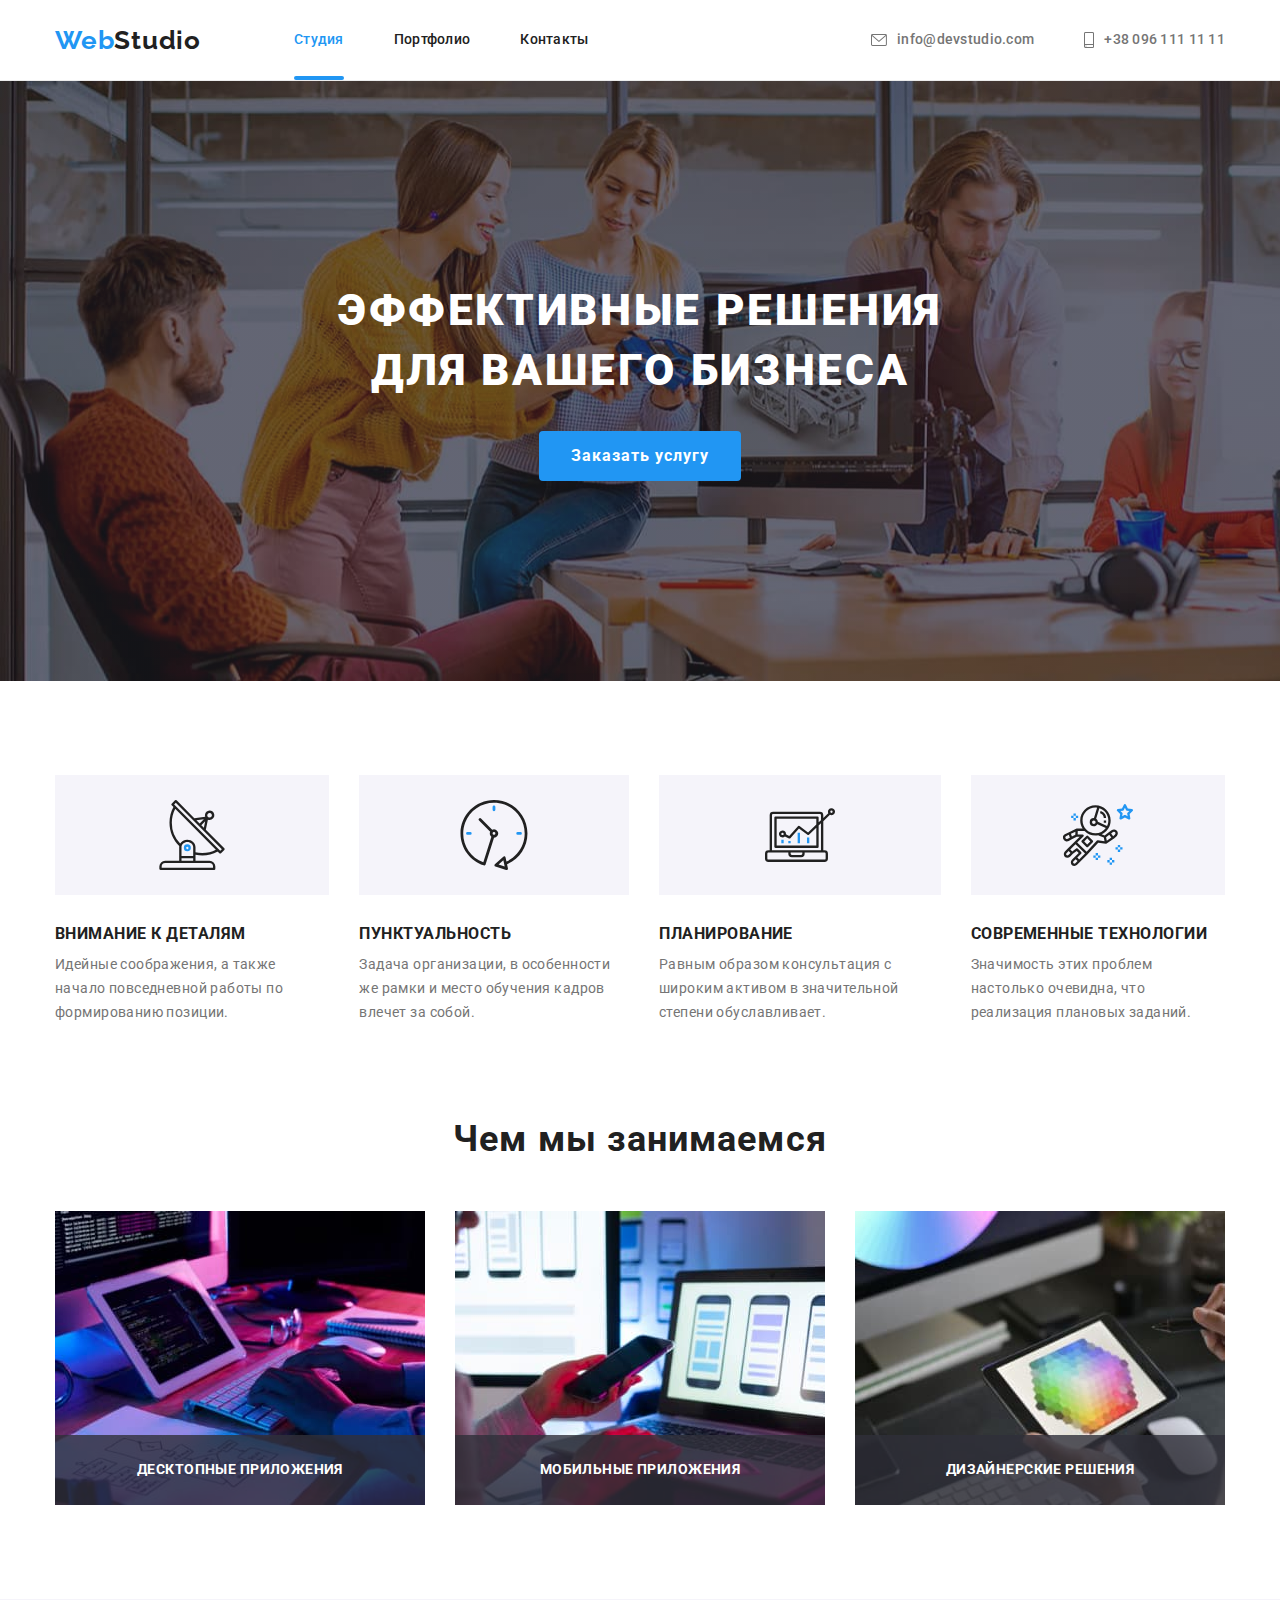
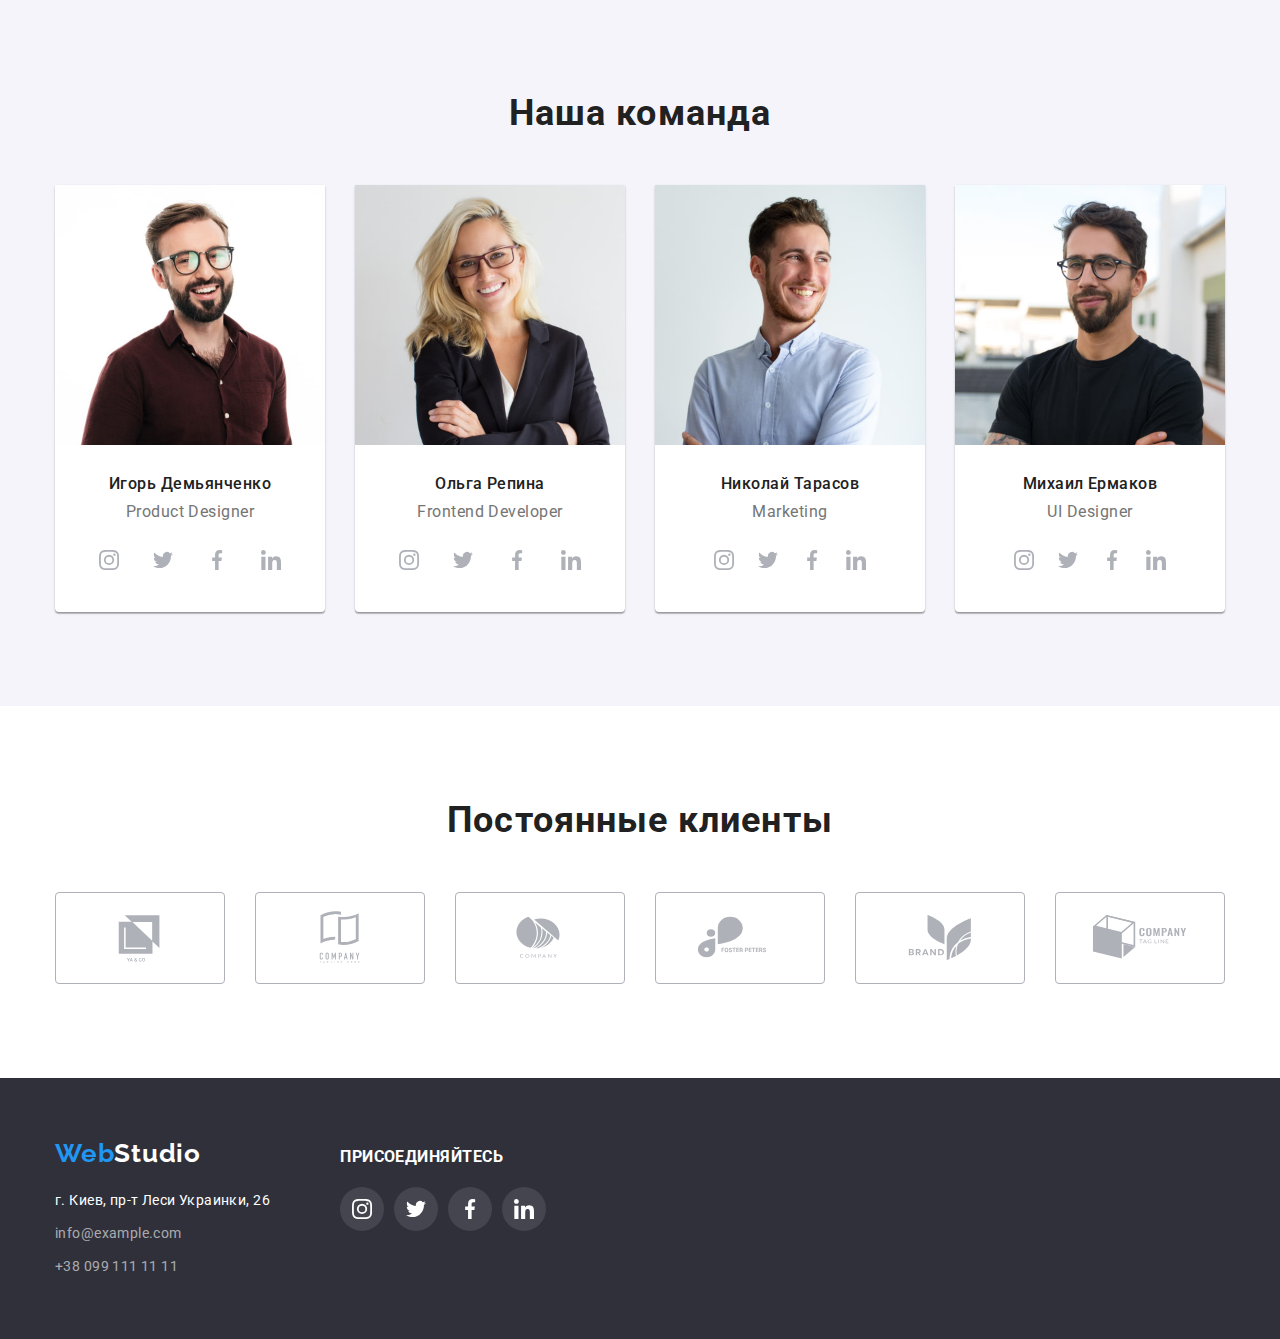
<file: index.html>
<!DOCTYPE html>
<html lang="ru">
  <head>
    <meta charset="UTF-8" />
    <meta http-equiv="X-UA-Compatible" content="IE=edge" />
    <meta name="viewport" content="width=device-width, initial-scale=1.0" />
    <title>WebStudio</title>
    <link rel="preconnect" href="https://fonts.googleapis.com" />
    <link rel="preconnect" href="https://fonts.gstatic.com" crossorigin />
    <link
      href="https://fonts.googleapis.com/css2?family=Raleway:wght@700&family=Roboto:wght@400;500;700;900&display=swap"
      rel="stylesheet"
    />
    <link
      rel="stylesheet"
      href="https://cdnjs.cloudflare.com/ajax/libs/modern-normalize/1.1.0/modern-normalize.min.css"
    />
    <link rel="stylesheet" href="./css/styles.css" />
  </head>
  <body>
    <header class="header">
      <div class="container main">
        <a href="" class="logo link"
          >Web<span class="header-logo">Studio</span></a
        >
        <nav class="header-navigation">
          <ul class="header-list list">
            <li class="header-item">
              <a href="./index.html" class="header-link link current">Студия</a>
            </li>
            <li class="header-item">
              <a href="./portfolio.html" class="header-link link">Портфолио</a>
            </li>
            <li class="header-item">
              <a href="" class="header-link link">Контакты</a>
            </li>
          </ul>
        </nav>
        <ul class="contact list">
          <li class="contact-item">
            <a href="mailto:info@devstudio.com" class="header-mail link"
              ><svg class="header-icon" width="16" height="12">
                  <use href="./images/icons.svg#icon-envelope">
                </svg>
                info@devstudio.com</a>
          </li>
          <li class="contact-item">
            <a href="tel:+380961111111" class="header-tel link"
              ><svg class="header-icon" width="10" height="16">
                  <use href="./images/icons.svg#icon-smartphone">
                </svg>
                +38 096 111 11 11</a>
          </li>
        </ul>
      </div>
    </header>
    <main>
      <section class="hero section">
        <div class="container">
          <h1 class="hero-text">Эффективные решения для вашего бизнеса</h1>
          <button type="button" class="hero-btn" data-modal-open>Заказать услугу</button>

        </div>
      </section>
      <section class="making section">
        <div class="container">
          <h2 class="visualy-hidden">Преимущества</h2>
          <ul class="making-list list">
            <li class="making-item">
              <div class="making-item-background">
                <svg class="making-icon" width="70" height="70">
                  <use href="./images/icons.svg#icon-antenna">
                </svg>
              </div>
              <h3 class="making-item-top">Внимание к деталям</h3>
              <p class="making-item-bottom">
                Идейные соображения, а также начало повседневной работы по
                формированию позиции.
              </p>
            </li>
            <li class="making-item">
              <div class="making-item-background">
                <svg class="making-icon" width="70" height="70">
                  <use href="./images/icons.svg#icon-clock">
                </svg>
              </div>
              <h3 class="making-item-top">Пунктуальность</h3>
              <p class="making-item-bottom">
                Задача организации, в особенности же рамки и место обучения
                кадров влечет за собой.
              </p>
            </li>
            <li class="making-item">
              <div class="making-item-background">
                <svg class="making-icon" width="70" height="70">
                  <use href="./images/icons.svg#icon-diagram">
                </svg>
              </div>
              <h3 class="making-item-top">Планирование</h3>
              <p class="making-item-bottom">
                Равным образом консультация с широким активом в значительной
                степени обуславливает.
              </p>
            </li>
            <li class="making-item">
              <div class="making-item-background">
                <svg class="making-icon" width="70" height="70">
                  <use href="./images/icons.svg#icon-astronaut">
                </svg>
              </div>
              <h3 class="making-item-top">Современные технологии</h3>
              <p class="making-item-bottom">
                Значимость этих проблем настолько очевидна, что реализация
                плановых заданий.
              </p>
            </li>
          </ul>
        </div>
      </section>
      <section class="skills section">
        <div class="container">
          <h2 class="skills-text">Чем мы занимаемся</h2>
          <ul class="skills-list list">
            <li class="skills-item">
              <div class="skills-example">
                <img
                  src="./images/img1.jpg"
                  alt="Десктопное приложение"
                  width="370"
                />
                <h3 class="skills-example-text">Десктопные приложения</h3>
             </div>
            </li>
            <li class="skills-item">
              <div class="skills-example">
                <img
                  src="./images/img2.jpg"
                  alt="Мобильное приложение"
                  width="370"
                />
                <h3 class="skills-example-text">Мобильные приложения</h3>
              </div>
            </li>
            <li class="skills-item">
              <div class="skills-example">
              <img
                src="./images/img3.jpg"
                alt="Дизайнерские задачи"
                width="370"
              />
                <h3 class="skills-example-text">Дизайнерские решения</h3>
              </div>
            </li>
          </ul>
        </div>
      </section>
      <section class="staff section">
        <div class="container">
          <h2 class="staff-text">Наша команда</h2>
          <ul class="staff-list list">
            <li class="staff-item">
              <img
                src="./images/img4.jpg"
                alt="Первый член команды"
                width="270"
              />
              <div class="staff-padding">
                <h3 class="staff-name">Игорь Демьянченко</h3>
                <p class="staff-position">Product Designer</p>
                <ul class="staff-soc-list list">
                  <li class="staff-soc-item">
                    <a href="" class="staff-soc-link">
                      <svg class="staff-soc-icon" width="20" height="20">
                        <use href="./images/icons.svg#icon-instagram">
                      </svg>
                    </a>
                  </li>
                  <li class="staff-soc-item">
                    <a href="" class="staff-soc-link">
                      <svg class="staff-soc-icon" width="20" height="20">
                        <use href="./images/icons.svg#icon-twitter">
                      </svg>
                    </a>
                  </li>
                  <li class="staff-soc-item">
                    <a href="" class="staff-soc-link">
                      <svg class="staff-soc-icon" width="20" height="20">
                        <use href="./images/icons.svg#icon-facebook">
                      </svg>
                    </a>
                  </li>
                  <li class="staff-soc-item">
                    <a href="" class="staff-soc-link">
                      <svg class="staff-soc-icon" width="20" height="20">
                        <use href="./images/icons.svg#icon-linkedin">
                      </svg>
                    </a>
                  </li>
                </ul>
              </div>
            </li>
            <li class="staff-item">
              <img
                src="./images/img5.jpg"
                alt="Второй член команды"
                width="270"
              />
              <div class="staff-padding">
                <h3 class="staff-name">Ольга Репина</h3>
                <p class="staff-position">Frontend Developer</p>
                <ul class="staff-soc-list list">
                  <li class="staff-soc-item">
                    <a href="" class="staff-soc-link">
                      <svg class="staff-soc-icon" width="20" height="20">
                        <use href="./images/icons.svg#icon-instagram">
                      </svg>
                    </a>
                  </li>
                  <li class="staff-soc-item">
                    <a href="" class="staff-soc-link">
                      <svg class="staff-soc-icon" width="20" height="20">
                        <use href="./images/icons.svg#icon-twitter">
                      </svg>
                    </a>
                  </li>
                  <li class="staff-soc-item">
                    <a href="" class="staff-soc-link">
                      <svg class="staff-soc-icon" width="20" height="20">
                        <use href="./images/icons.svg#icon-facebook">
                      </svg>
                    </a>
                  </li>
                  <li class="staff-soc-item">
                    <a href="" class="staff-soc-link">
                      <svg class="staff-soc-icon" width="20" height="20">
                        <use href="./images/icons.svg#icon-linkedin">
                      </svg>
                    </a>
                  </li>
                </ul>
              </div>
            </li>
            <li class="staff-item">
              <img
                src="./images/img6.jpg"
                alt="Третий член команды"
                width="270"
              />
              <div class="staff-padding">
                <h3 class="staff-name">Николай Тарасов</h3>
                <p class="staff-position">Marketing</p>
                <ul class="staff-soc-list list">
                  <li class="staf-soc-item">
                    <a href="" class="staff-soc-link">
                      <svg class="staff-soc-icon" width="20" height="20">
                        <use href="./images/icons.svg#icon-instagram">
                      </svg>
                    </a>
                  </li>
                  <li class="staf-soc-item">
                    <a href="" class="staff-soc-link">
                      <svg class="staff-soc-icon" width="20" height="20">
                        <use href="./images/icons.svg#icon-twitter">
                      </svg>
                    </a>
                  </li>
                  <li class="staf-soc-item">
                    <a href="" class="staff-soc-link">
                      <svg class="staff-soc-icon" width="20" height="20">
                        <use href="./images/icons.svg#icon-facebook">
                      </svg>
                    </a>
                  </li>
                  <li class="staf-soc-item">
                    <a href="" class="staff-soc-link">
                      <svg class="staff-soc-icon" width="20" height="20">
                        <use href="./images/icons.svg#icon-linkedin">
                      </svg>
                    </a>
                  </li>
                </ul>
              </div>
            </li>
            <li class="staff-item">
              <img
                src="./images/img7.jpg"
                alt="Четвертый член команды"
                width="270"
              />
              <div class="staff-padding">
                <h3 class="staff-name">Михаил Ермаков</h3>
                <p class="staff-position">UI Designer</p>
                <ul class="staff-soc-list list">
                  <li class="staf-soc-item">
                    <a href="" class="staff-soc-link">
                      <svg class="staff-soc-icon" width="20" height="20">
                        <use href="./images/icons.svg#icon-instagram">
                      </svg>
                    </a>
                  </li>
                  <li class="staf-soc-item">
                    <a href="" class="staff-soc-link">
                      <svg class="staff-soc-icon" width="20" height="20">
                        <use href="./images/icons.svg#icon-twitter">
                      </svg>
                    </a>
                  </li>
                  <li class="staf-soc-item">
                    <a href="" class="staff-soc-link">
                      <svg class="staff-soc-icon" width="20" height="20">
                        <use href="./images/icons.svg#icon-facebook">
                      </svg>
                    </a>
                  </li>
                  <li class="staf-soc-item">
                    <a href="" class="staff-soc-link">
                      <svg class="staff-soc-icon" width="20" height="20">
                        <use href="./images/icons.svg#icon-linkedin">
                      </svg>
                    </a>
                  </li>
                </ul>
              </div>
            </li>
          </ul>
        </div>
      </section>
      <section class="clients section">
        <h2 class="clients-text">Постоянные клиенты</h2>
          <ul class="clients-list list">
            <li class="clients-item">
              <a href="" class="client-link">
                <svg class="client-icon" width="106" height="60">
                  <use href="./images/icons.svg#icon-Logo">
                </svg>
              </a>
            </li>
            <li class="clients-item">
              <a href="" class="client-link">
                <svg class="client-icon" width="106" height="60">
                  <use href="./images/icons.svg#icon-Logo2">
                </svg>
              </a>
            </li>
            <li class="clients-item">
              <a href="" class="client-link">
                <svg class="client-icon" width="106" height="60">
                  <use href="./images/icons.svg#icon-Logo3">
                </svg>
              </a>
            </li>
            <li class="clients-item">
              <a href="" class="client-link">
                <svg class="client-icon" width="106" height="60">
                  <use href="./images/icons.svg#icon-Logo4">
                </svg>
              </a>
            </li>
            <li class="clients-item">
              <a href="" class="client-link">
                <svg class="client-icon" width="106" height="60">
                  <use href="./images/icons.svg#icon-Logo5">
                </svg>
              </a>
            </li>
            <li class="clients-item">
              <a href="" class="client-link">
                <svg class="client-icon" width="106" height="60">
                  <use href="./images/icons.svg#icon-Logo6">
                </svg>
              </a>
            </li>
          </ul>
      </section>
    </main>
    <footer class="footer">
      <div class="container">
        <div class="footer-links">
          <a href="" class="logo link"
          >Web<span class="footer-logo">Studio</span></a
          >
          <address class="address">
          <ul class="address-list list">
            <li class="address-list-item">
              <a href="" class="address-street link"
                >г. Киев, пр-т Леси Украинки, 26</a
              >
            </li>
            <li class="address-list-item">
              <a href="mailto:info@devstudio.com" class="address-mail link"
                >info@example.com</a
              >
            </li>
            <li class="address-list-item">
              <a href="tel:+380961111111" class="address-tel link"
                >+38 099 111 11 11</a
              >
            </li>
          </ul>
          </address>
        </div>
        <div class="footer-social">
          <h3 class="footer-social-text">Присоединяйтесь</h3>
          <ul class="footer-soc-list list">
            <li class="footer-soc-item">
             <a href="" class="footer-soc-link">
               <svg class="footer-soc-icon" width="20" height="20">
                <use href="./images/icons.svg#icon-instagram">
               </svg>
             </a>
           </li>
           <li class="footer-soc-item">
             <a href="" class="footer-soc-link">
                <svg class="footer-soc-icon" width="20" height="20">
                  <use href="./images/icons.svg#icon-twitter">
               </svg>
             </a>
            </li>
           <li class="footer-soc-item">
              <a href="" class="footer-soc-link">
               <svg class="footer-soc-icon" width="20" height="20">
                 <use href="./images/icons.svg#icon-facebook">
               </svg>
             </a>
            </li>
            <li class="footer-soc-item">
             <a href="" class="footer-soc-link">
               <svg class="footer-soc-icon" width="20" height="20">
                  <use href="./images/icons.svg#icon-linkedin">
               </svg>
             </a>
            </li>
          </ul>
        </div>
      </div>
    </footer>
    <div class="backdrop is-hidden"data-modal>
    <div class="modal">
      <button type="button" class="modal-btn" data-modal-close>
        <svg class="modal-icon" width="11" height="11">
          <use href="./images/icons.svg#icon-vector">
        </svg>
      </button>
    </div>
  </div>
  <script src="./js/modal.js"></script>
  </body>
</html>
</file>
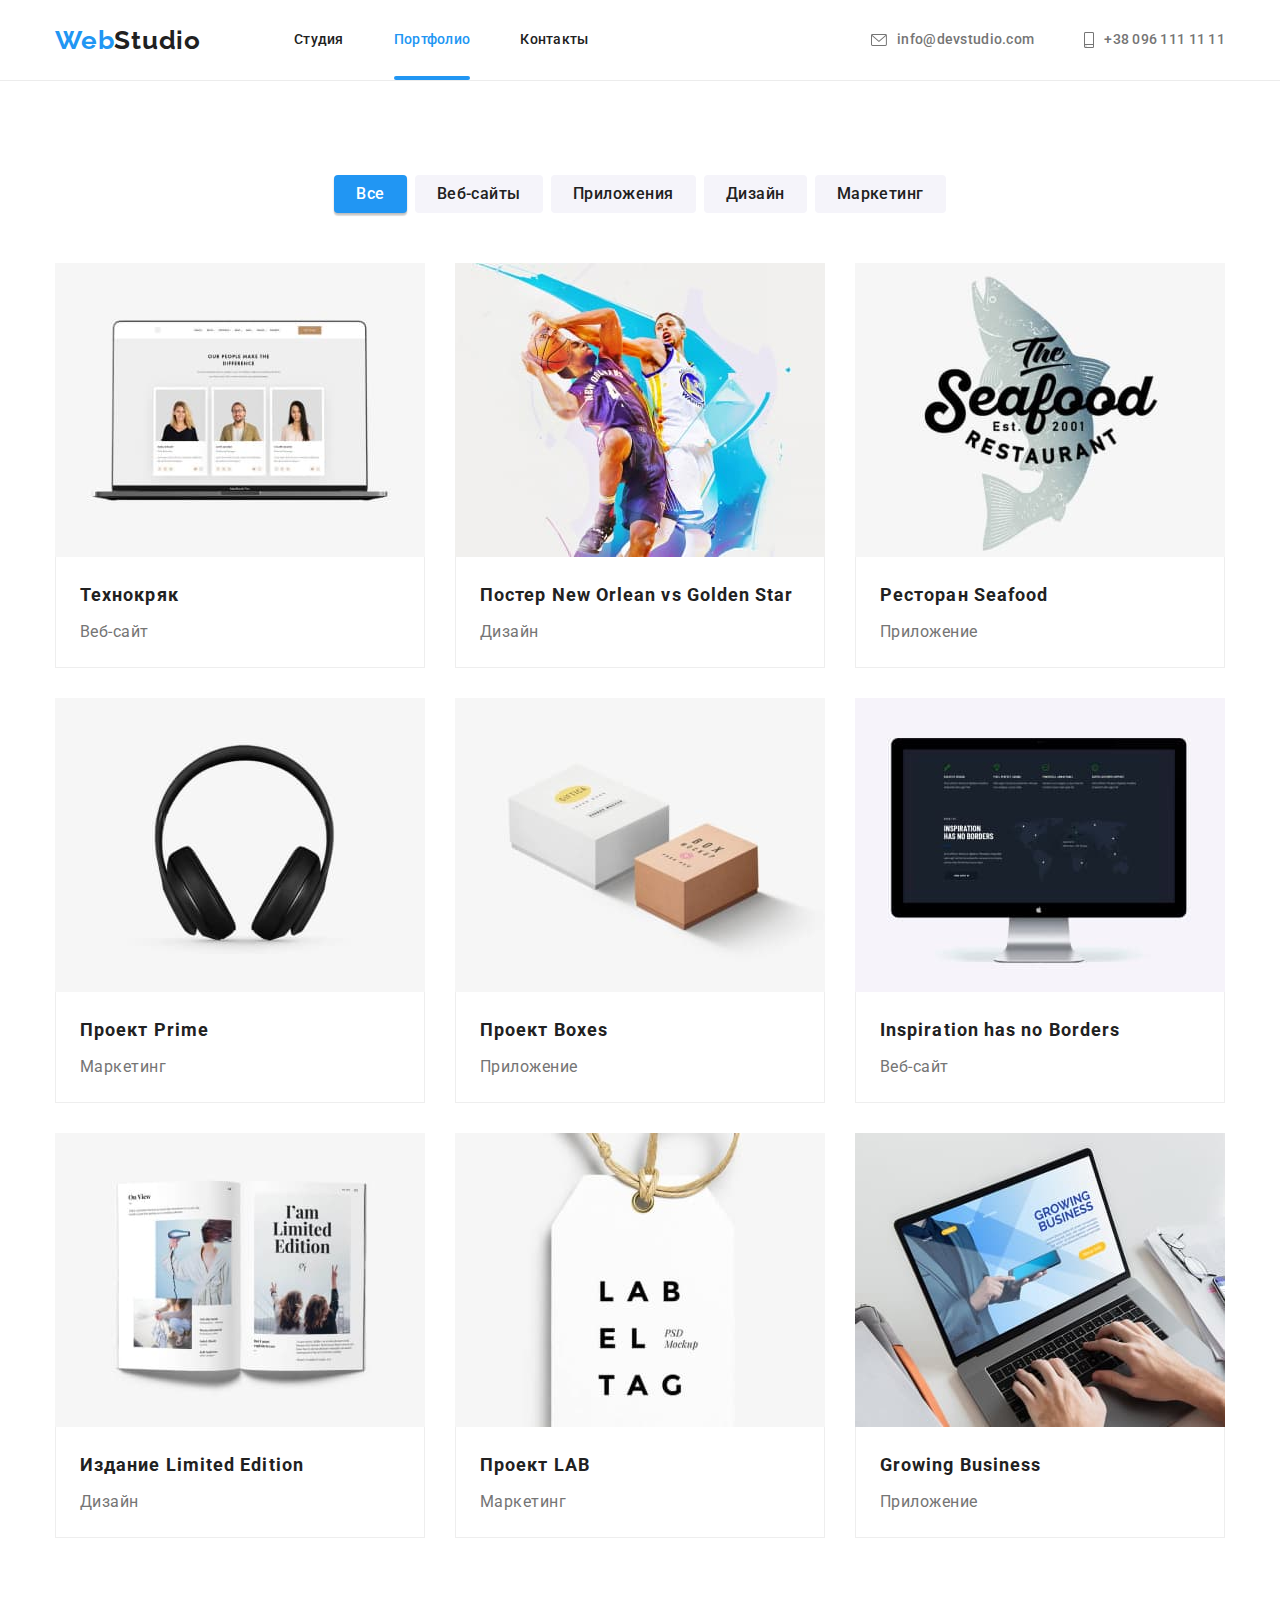
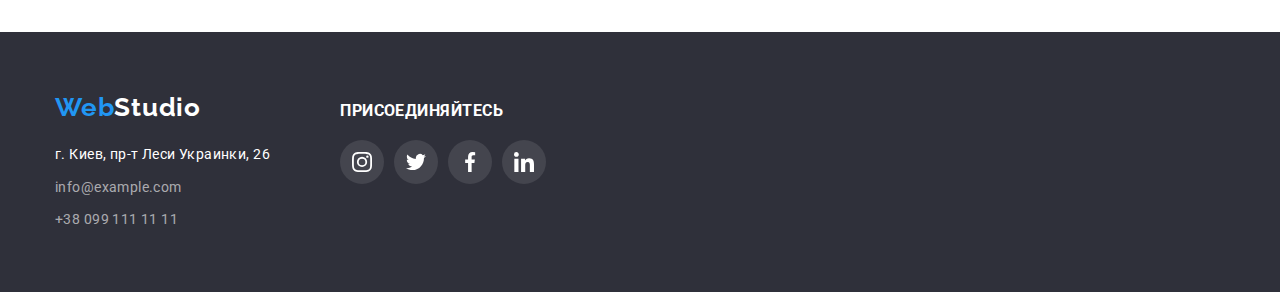
<file: portfolio.html>
<!DOCTYPE html>
<html lang="ru">
  <head>
    <meta charset="UTF-8" />
    <meta http-equiv="X-UA-Compatible" content="IE=edge" />
    <meta name="viewport" content="width=device-width, initial-scale=1.0" />
    <title>WebStudio</title>
    <link rel="preconnect" href="https://fonts.googleapis.com" />
    <link rel="preconnect" href="https://fonts.gstatic.com" crossorigin />
    <link
      href="https://fonts.googleapis.com/css2?family=Raleway:wght@700&family=Roboto:wght@400;500;700;900&display=swap"
      rel="stylesheet"
    />
    <link
      rel="stylesheet"
      href="https://cdnjs.cloudflare.com/ajax/libs/modern-normalize/1.1.0/modern-normalize.min.css"
    />
    <link rel="stylesheet" href="./css/styles.css" />
  </head>
  <body>
    <header class="header">
      <div class="container main">
        <a href="" class="logo link"
          >Web<span class="header-logo">Studio</span></a
        >
        <nav class="header-navigation">
          <ul class="header-list list">
            <li class="header-item">
              <a href="./index.html" class="header-link link">Студия</a>
            </li>
            <li class="header-item">
              <a href="./portfolio.html" class="header-link link current">Портфолио</a>
            </li>
            <li class="header-item">
              <a href="" class="header-link link">Контакты</a>
            </li>
          </ul>
        </nav>
        <ul class="contact list">
          <li class="contact-item">
            <a href="mailto:info@devstudio.com" class="header-mail link"
              ><svg class="header-icon" width="16" height="12">
                  <use href="./images/icons.svg#icon-envelope">
                </svg>
                info@devstudio.com</a>
          </li>
          <li class="contact-item">
            <a href="tel:+380961111111" class="header-tel link"
              ><svg class="header-icon" width="10" height="16">
                  <use href="./images/icons.svg#icon-smartphone">
                </svg>
                +38 096 111 11 11</a>
          </li>
        </ul>
      </div>
    </header>
    <main>
      <section class="portfolio section">
        <div class="container">
          <h1 class="visualy-hidden">Портфолио</h1>
          <ul class="portfolio-btns list">
            <li class="portfolio-nav">
              <button type="button" class="portfolio-btn current">Все</button>
            </li>
            <li class="portfolio-nav">
              <button type="button" class="portfolio-btn">Веб-сайты</button>
            </li>
            <li class="portfolio-nav">
              <button type="button" class="portfolio-btn">Приложения</button>
            </li>
            <li class="portfolio-nav">
              <button type="button" class="portfolio-btn">Дизайн</button>
            </li>
            <li class="portfolio-nav">
              <button type="button" class="portfolio-btn">Маркетинг</button>
            </li>
          </ul>
          <ul class="portfolio-list list">
            <li class="portfolio-item">
              <a href="" class="portfolio-link link">
                <div class="portfolio-thumb">
                  <img src="./images/img8.jpg" alt="Проэкт 1" width="370" />
                  <div class="portfolio-overlay">
                    <p class="overlay-text">Ресурс предлагает комплексные предложения с разным уровнем функционала и сервисов. Все это позволит посетителю получить исчерпывающие сведения о компании или частном лице.</p>
                  </div>
                </div>
                <div class="portfolio-padding">
                  <h2 class="portfolio-tittle">Технокряк</h2>
                  <p class="porfolio-text">Веб-сайт</p>
                </div>
              </a>
            </li>
            <li class="portfolio-item">
              <a href="" class="portfolio-link link">
                <div class="portfolio-thumb">
                  <img src="./images/img9.jpg" alt="Проэкт 2" width="370" />
                  <div class="portfolio-overlay">
                    <p class="overlay-text">Test</p>
                  </div>
                </div>
                <div class="portfolio-padding">
                  <h2 class="portfolio-tittle">Постер New Orlean vs Golden Star</h2>
                  <p class="porfolio-text">Дизайн</p>
                </div>
              </a>
            </li>
            <li class="portfolio-item">
              <a href="" class="portfolio-link link">
                  <div class="portfolio-thumb">
                  <img src="./images/img10.jpg" alt="Проэкт 3" width="370" />
                    <div class="portfolio-overlay">
                    <p class="overlay-text">Test</p>
                    </div>
                  </div>
                <div class="portfolio-padding">
                  <h2 class="portfolio-tittle">Ресторан Seafood</h2>
                  <p class="porfolio-text">Приложение</p>
                </div>
              </a>
            </li>
            <li class="portfolio-item">
              <a href="" class="portfolio-link link">
                  <div class="portfolio-thumb">
                    <img src="./images/img11.jpg" alt="Проэкт 4" width="370" />
                      <div class="portfolio-overlay">
                      <p class="overlay-text">Test</p>
                      </div>
                  </div>
                <div class="portfolio-padding">
                  <h2 class="portfolio-tittle">Проект Prime</h2>
                  <p class="porfolio-text">Маркетинг</p>
                </div>
              </a>
            </li>
            <li class="portfolio-item">
              <a href="" class="portfolio-link link">
                <div class="portfolio-thumb">
                    <img src="./images/img12.jpg" alt="Проэкт 5" width="370" />
                      <div class="portfolio-overlay">
                      <p class="overlay-text">Test</p>
                      </div>
                  </div>
                <div class="portfolio-padding">
                  <h2 class="portfolio-tittle">Проект Boxes</h2>
                  <p class="porfolio-text">Приложение</p>
                </div>
              </a>
            </li>
            <li class="portfolio-item">
              <a href="" class="portfolio-link link">
                <div class="portfolio-thumb">
                    <img src="./images/img13.jpg" alt="Проэкт 6" width="370" />
                      <div class="portfolio-overlay">
                      <p class="overlay-text">Test</p>
                      </div>
                  </div>
                <div class="portfolio-padding">
                  <h2 class="portfolio-tittle">Inspiration has no Borders</h2>
                  <p class="porfolio-text">Веб-сайт</p>
                </div>
              </a>
            </li>
            <li class="portfolio-item">
              <a href="" class="portfolio-link link">
                <div class="portfolio-thumb">
                    <img src="./images/img14.jpg" alt="Проэкт 7" width="370" />
                      <div class="portfolio-overlay">
                      <p class="overlay-text">Test</p>
                      </div>
                  </div>
                <div class="portfolio-padding">
                  <h2 class="portfolio-tittle">Издание Limited Edition</h2>
                  <p class="porfolio-text">Дизайн</p>
                </div>
              </a>
            </li>
            <li class="portfolio-item">
              <a href="" class="portfolio-link link">
                <div class="portfolio-thumb">
                    <img src="./images/img15.jpg" alt="Проэкт 8" width="370" />
                      <div class="portfolio-overlay">
                      <p class="overlay-text">Test</p>
                      </div>
                  </div>
                <div class="portfolio-padding">
                  <h2 class="portfolio-tittle">Проект LAB</h2>
                  <p class="porfolio-text">Маркетинг</p>
                </div>
              </a>
            </li>
            <li class="portfolio-item">
              <a href="" class="portfolio-link link">
                <div class="portfolio-thumb">
                    <img src="./images/img16.jpg" alt="Проэкт 9" width="370" />
                      <div class="portfolio-overlay">
                      <p class="overlay-text">Test</p>
                      </div>
                  </div>
                <div class="portfolio-padding">
                  <h2 class="portfolio-tittle">Growing Business</h2>
                  <p class="porfolio-text">Приложение</p>
                </div>
              </a>
            </li>
          </ul>
        </div>
      </section>
    </main>
    <footer class="footer">
      <div class="container">
        <div class="footer-links">
          <a href="" class="logo link"
          >Web<span class="footer-logo">Studio</span></a
          >
          <address class="address">
          <ul class="address-list list">
            <li class="address-list-item">
              <a href="" class="address-street link"
                >г. Киев, пр-т Леси Украинки, 26</a
              >
            </li>
            <li class="address-list-item">
              <a href="mailto:info@devstudio.com" class="address-mail link"
                >info@example.com</a
              >
            </li>
            <li class="address-list-item">
              <a href="tel:+380961111111" class="address-tel link"
                >+38 099 111 11 11</a
              >
            </li>
          </ul>
          </address>
        </div>
        <div class="footer-social">
          <h3 class="footer-social-text">Присоединяйтесь</h3>
          <ul class="footer-soc-list list">
            <li class="footer-soc-item">
             <a href="" class="footer-soc-link">
               <svg class="footer-soc-icon" width="20" height="20">
                <use href="./images/icons.svg#icon-instagram">
               </svg>
             </a>
           </li>
           <li class="footer-soc-item">
             <a href="" class="footer-soc-link">
                <svg class="footer-soc-icon" width="20" height="20">
                  <use href="./images/icons.svg#icon-twitter">
               </svg>
             </a>
            </li>
           <li class="footer-soc-item">
              <a href="" class="footer-soc-link">
               <svg class="footer-soc-icon" width="20" height="20">
                 <use href="./images/icons.svg#icon-facebook">
               </svg>
             </a>
            </li>
            <li class="footer-soc-item">
             <a href="" class="footer-soc-link">
               <svg class="footer-soc-icon" width="20" height="20">
                  <use href="./images/icons.svg#icon-linkedin">
               </svg>
             </a>
            </li>
          </ul>
        </div>
      </div>
    </footer>
  </body>
</html>
</file>
<file: css/styles.css>
body {
  font-family: Roboto, Tahoma, sans-serif;
  color: var(--main-text-color);
  background-color: var(--primary-white-color);
  font-size: 14px;
}

:root {
  --secondary-text-color: #757575;
  --main-text-color: #212121;
  --accent-color: #2196f3;
  --primary-white-color: #ffffff;
  --icon-color: #afb1b8;
  --transition-timing-function: 250ms cubic-bezier(0.4, 0, 0.2, 1);
}

h1,
h2,
h3,
p {
  margin: 0;
}

.link {
  text-decoration: none;
}

.list {
  list-style: none;
  margin: 0;
  padding: 0;
}

img {
  display: block;
}

.container {
  width: 1200px;
  padding-left: 15px;
  padding-right: 15px;
  margin-left: auto;
  margin-right: auto;
}

.container.main {
  display: flex;
  align-items: center;
}

.section {
  padding-top: 94px;
  padding-bottom: 94px;
}

.logo {
  font-family: 'Raleway';
  font-style: normal;
  font-weight: 700;
  font-size: 26px;
  line-height: 1.19;
  letter-spacing: 0.03em;
  color: var(--accent-color);
}

.header-logo {
  color: var(--main-text-color);
}

.header .logo {
  margin-right: 93px;
}

.header-list {
  display: flex;
}

.header-item .current {
  position: relative;
}

.header-item .current::after {
  content: '';
  position: absolute;
  bottom: 0;
  width: 100%;
  height: 4px;
  border-radius: 2px;
  display: block;
  background-color: var(--accent-color);
}

.header-item:not(:last-child) {
  margin-right: 50px;
}

.header-link {
  display: block;
  padding-top: 32px;
  padding-bottom: 32px;
  font-weight: 500;
  font-size: 14px;
  line-height: 1.14;
  letter-spacing: 0.02em;
  color: inherit;
  transition: color var(--transition-timing-function);
}

.header-link:hover,
.header-link:focus,
.header-link:active,
.header-list .link.current {
  color: var(--accent-color);
}

.header {
  border-bottom: 1px solid #ececec;
}

.contact {
  display: flex;
  margin-left: auto;
}

.header-tel,
.header-mail {
  padding-top: 32px;
  padding-bottom: 32px;
  font-weight: 500;
  font-size: 14px;
  line-height: 1.14;
  letter-spacing: 0.02em;
  color: var(--secondary-text-color);
  display: flex;
  justify-content: center;
  align-items: center;
  transition: color var(--transition-timing-function);
}

.header-icon {
  margin-right: 10px;
  fill: var(--secondary-text-color);
  transition: fill var(--transition-timing-function);
}

.header-tel:hover .header-icon,
.header-tel:focus .header-icon,
.header-mail:hover .header-icon,
.header-mail:focus .header-icon {
  fill: var(--accent-color);
}

.contact-item:not(:last-child) {
  margin-right: 50px;
}

.address-tel:hover,
.address-tel:focus,
.address-mail:hover,
.address-mail:focus,
.header-tel:hover,
.header-tel:focus,
.header-mail:hover,
.header-mail:focus {
  color: var(--accent-color);
}

.hero {
  background-color: #2f303a;
  text-align: center;
  padding-top: 200px;
  padding-bottom: 200px;
  background-image: linear-gradient(rgba(47, 48, 58, 0.4), rgba(47, 48, 58, 0.4)),
    url(../images/hero-bg.jpg);
  max-width: 1600px;
}

.hero-text {
  width: 696px;
  font-weight: 900;
  font-size: 44px;
  line-height: 1.36;
  letter-spacing: 0.06em;
  text-transform: uppercase;
  color: var(--primary-white-color);
  margin: 0 auto 30px auto;
}

.hero-btn {
  display: inline-block;
  font-family: inherit;
  font-style: normal;
  font-weight: 700;
  font-size: 16px;
  line-height: 1.87;
  letter-spacing: 0.06em;
  color: var(--primary-white-color);
  background-color: var(--accent-color);
  border: 0px;
  border-radius: 4px;
  cursor: pointer;
  padding: 10px 32px;
  min-width: 200px;
  transition: background-color var(--transition-timing-function);
}

.hero-btn:hover,
.hero-btn:focus {
  background-color: #188ce8;
}

.visualy-hidden {
  display: none;
}

.making-list {
  display: flex;
}

.making-list .making-item + .making-item {
  margin-left: 30px;
}

.making-item-background {
  height: 120px;
  background-color: #f5f4fa;
  margin-bottom: 30px;
  display: flex;
  justify-content: center;
  align-items: center;
}

.making-item-top {
  margin-top: 0;
  margin-bottom: 10px;
  font-weight: 700;
  line-height: 1.14;
  letter-spacing: 0.03em;
  text-transform: uppercase;
  color: inherit;
}

.making-item-bottom {
  margin-top: 0;
  font-weight: 400;
  line-height: 1.71;
  letter-spacing: 0.03em;
  color: var(--secondary-text-color);
}

.skills {
  padding-top: 0;
}

.skills-list {
  display: flex;
}

.skills-item {
  position: relative;
}

.skills-example {
  position: relative;
  bottom: 0;
  width: 100%;
  height: 100%;
}

.skills-example-text {
  position: absolute;
  bottom: 0;
  padding-top: 27px;
  padding-bottom: 27px;
  width: 370px;
  height: 70px;
  font-style: normal;
  font-weight: 700;
  font-size: 14px;
  line-height: 1.1;
  text-align: center;
  letter-spacing: 0.03em;
  text-transform: uppercase;
  color: var(--primary-white-color);
  background-color: rgba(47, 48, 58, 0.8);
}

.skills-list .skills-item + .skills-item {
  margin-left: 30px;
}

.skills-text,
.staff-text,
.clients-text {
  margin-top: 0;
  margin-bottom: 50px;
  font-weight: 700;
  font-size: 36px;
  line-height: 1.16;
  text-align: center;
  letter-spacing: 0.03em;
}

.staff {
  background-color: #f5f4fa;
}

.staff-list {
  display: flex;
}

.staff-item {
  background-color: var(--primary-white-color);
  box-shadow: 0px 1px 3px rgba(0, 0, 0, 0.12), 0px 1px 1px rgba(0, 0, 0, 0.14),
    0px 2px 1px rgba(0, 0, 0, 0.2);
  border-radius: 0px 0px 4px 4px;
}

.staff-list .staff-item + .staff-item {
  margin-left: 30px;
}

.staff-name {
  margin-top: 0;
  margin-bottom: 10px;
  font-weight: 500;
  font-size: 16px;
  line-height: 1.18;
  text-align: center;
  letter-spacing: 0.03em;
  color: inherit;
}

.staff-position {
  margin-top: 0;
  margin-bottom: 16px;
  font-weight: 400;
  font-size: 16px;
  line-height: 1.18;
  text-align: center;
  letter-spacing: 0.03em;
  color: var(--secondary-text-color);
}

.staff-padding {
  padding-top: 30px;
  padding-bottom: 30px;
}

.footer-soc-list,
.staff-soc-list {
  display: flex;
  justify-content: center;
}

.footer-soc-item + .footer-soc-item,
.staff-soc-item + .staff-soc-item {
  margin-left: 10px;
}

.staff-soc-link {
  width: 44px;
  height: 44px;
  border-radius: 50%;
  background-color: var(--primary-white-color);
  display: flex;
  justify-content: center;
  align-items: center;
  transition: background-color var(--transition-timing-function);
}

.footer-soc-link:focus,
.footer-soc-link:hover,
.staff-soc-link:hover,
.staff-soc-link:focus {
  background-color: var(--accent-color);
}

.staff-soc-link:hover .staff-soc-icon,
.staff-soc-link:focus .staff-soc-icon {
  fill: var(--primary-white-color);
}

.staff-soc-icon {
  fill: var(--icon-color);
  transition: fill var(--transition-timing-function);
}

.footer-soc-icon {
  fill: var(--primary-white-color);
}

.clients-list {
  display: flex;
  justify-content: center;
}

.clients-item + .clients-item {
  margin-left: 30px;
}

.client-link {
  width: 170px;
  height: 92px;
  border: 1px solid var(--icon-color);
  box-sizing: border-box;
  border-radius: 4px;
  fill: var(--icon-color);
  display: flex;
  justify-content: center;
  align-items: center;
  transition: fill var(--transition-timing-function), border-color var(--transition-timing-function);
}

.client-link:hover,
.client-link:focus {
  fill: var(--accent-color);
  border-color: var(--accent-color);
}

.client-link:hover .clients-item {
  fill: var(--accent-color);
}

.footer {
  background-color: #2f303a;
  padding-top: 60px;
  padding-bottom: 60px;
}

.footer .container {
  display: flex;
  align-items: baseline;
}

.footer-links {
  margin-right: 70px;
}

.footer-logo {
  font-weight: 700;
  font-size: 26px;
  line-height: 1.19;
  letter-spacing: 0.03em;
  color: var(--primary-white-color);
}

.footer .logo {
  display: inline-block;
  margin-bottom: 20px;
}

.address {
  font-style: normal;
}

.address-street {
  font-weight: 400;
  font-size: 14px;
  line-height: 1.71;
  letter-spacing: 0.03em;
  color: var(--primary-white-color);
}

.address-mail,
.address-tel {
  font-weight: 400;
  font-size: 14px;
  line-height: 1.71;
  letter-spacing: 0.03em;
  color: rgba(255, 255, 255, 0.6);
  transition: color var(--transition-timing-function);
}

.address-list-item:not(:last-child) {
  margin-bottom: 9px;
}

.footer-social-text {
  margin-top: 0;
  margin-bottom: 20px;
  font-weight: 700;
  line-height: 1.14;
  letter-spacing: 0.03em;
  text-transform: uppercase;
  color: var(--primary-white-color);
}

.footer-soc-link {
  width: 44px;
  height: 44px;
  border-radius: 50%;
  background-color: rgba(255, 255, 255, 0.1);
  display: flex;
  justify-content: center;
  align-items: center;
  transition: background-color var(--transition-timing-function);
}

.portfolio {
  padding-top: 94px;
  padding-bottom: 94px;
}

.portfolio-btns {
  display: flex;
  justify-content: center;
  margin-bottom: 50px;
}

.portfolio-btn {
  font-family: inherit;
  font-style: normal;
  font-weight: 500;
  font-size: 16px;
  line-height: 1.62;
  letter-spacing: 0.03em;
  color: var(--main-text-color);
  background-color: #f5f4fa;
  border-radius: 4px;
  border: 0;
  cursor: pointer;
  padding: 6px 22px;
  transition: color var(--transition-timing-function), box-shadow var(--transition-timing-function),
    background-color var(--transition-timing-function);
}

.portfolio-nav:not(:last-child) {
  margin-right: 8px;
}

.portfolio-btn.current,
.portfolio-btn:hover,
.portfolio-btn:focus {
  color: var(--primary-white-color);
  background-color: var(--accent-color);
  box-shadow: 0px 3px 1px rgba(0, 0, 0, 0.1), 0px 1px 2px rgba(0, 0, 0, 0.08),
    0px 2px 2px rgba(0, 0, 0, 0.12);
}

.portfolio-list {
  display: flex;
  flex-wrap: wrap;
}

.portfolio-item {
  margin-right: 30px;
  margin-bottom: 30px;
}

.portfolio-item:nth-child(3n) {
  margin-right: 0;
}

.portfolio-item:nth-last-child(-n + 3) {
  margin-bottom: 0;
}

.portfolio-link {
  display: block;
  background: var(--primary-white-color);
  transition: box-shadow 250ms cubic-bezier(0.4, 0, 0.2, 1);
}

.portfolio-link:hover,
.portfolio-link:focus {
  box-shadow: 0px 1px 1px rgba(0, 0, 0, 0.12), 0px 4px 4px rgba(0, 0, 0, 0.06),
    1px 4px 6px rgba(0, 0, 0, 0.16);
}

.portfolio-tittle {
  margin-top: 0;
  margin-bottom: 4px;
  font-weight: 700;
  font-size: 18px;
  line-height: 2;
  letter-spacing: 0.06em;
  color: var(--main-text-color);
}

.porfolio-text {
  margin-top: 0;
  margin-bottom: 0;
  font-weight: 400;
  font-size: 16px;
  line-height: 1.87;
  letter-spacing: 0.03em;
  color: var(--secondary-text-color);
}

.portfolio-thumb {
  position: relative;
  overflow: hidden;
}

.portfolio-overlay {
  position: absolute;
  top: 0;
  left: 0;
  width: 100%;
  height: 100%;
  background-color: rgba(33, 150, 243, 0.9);
  transform: translateY(100%);
  transition: transform var(--transition-timing-function);
}

.portfolio-link:hover .portfolio-overlay,
.portfolio-link:focus .portfolio-overlay {
  transform: translateY(0);
}

.overlay-text {
  font-weight: 400;
  font-size: 18px;
  line-height: 1.55;
  letter-spacing: 0.03em;
  color: var(--primary-white-color);
  padding: 63px 24px;
  margin: 0;
}

.portfolio-padding {
  padding: 20px 24px;
  border-bottom: 1px solid #eeeeee;
  border-right: 1px solid #eeeeee;
  border-left: 1px solid #eeeeee;
}

.backdrop {
  position: fixed;
  top: 0;
  left: 0;
  width: 100%;
  height: 100%;
  background-color: rgba(0, 0, 0, 0.2);
  opacity: 1;
  transition: opacity var(--transition-timing-function);
}

.backdrop.is-hidden {
  opacity: 0;
  pointer-events: none;
  visibility: hidden;
}

.modal {
  position: absolute;
  top: 50%;
  left: 50%;
  transform: translate(-50%, -50%) scale(1);
  width: 528px;
  height: 581px;
  background-color: var(--primary-white-color);
  box-shadow: 0px 1px 3px rgba(0, 0, 0, 0.12), 0px 1px 1px rgba(0, 0, 0, 0.14),
    0px 2px 1px rgba(0, 0, 0, 0.2);
  border-radius: 4px;
  transition: transform var(--transition-timing-function);
}

.backdrop.is-hidden .modal {
  transform: translate(-50%, -50%) scale(0.8);
}

.modal-btn {
  position: absolute;
  top: 8px;
  right: 8px;
  width: 30px;
  height: 30px;
  padding: 0;
  background: var(--primary-white-color);
  border: 1px solid rgba(0, 0, 0, 0.1);
  border-radius: 50%;
  cursor: pointer;
  display: flex;
  align-items: center;
  justify-content: center;
}

.modal-icon {
  display: flex;
  justify-content: center;
  align-items: center;
}
</file>
